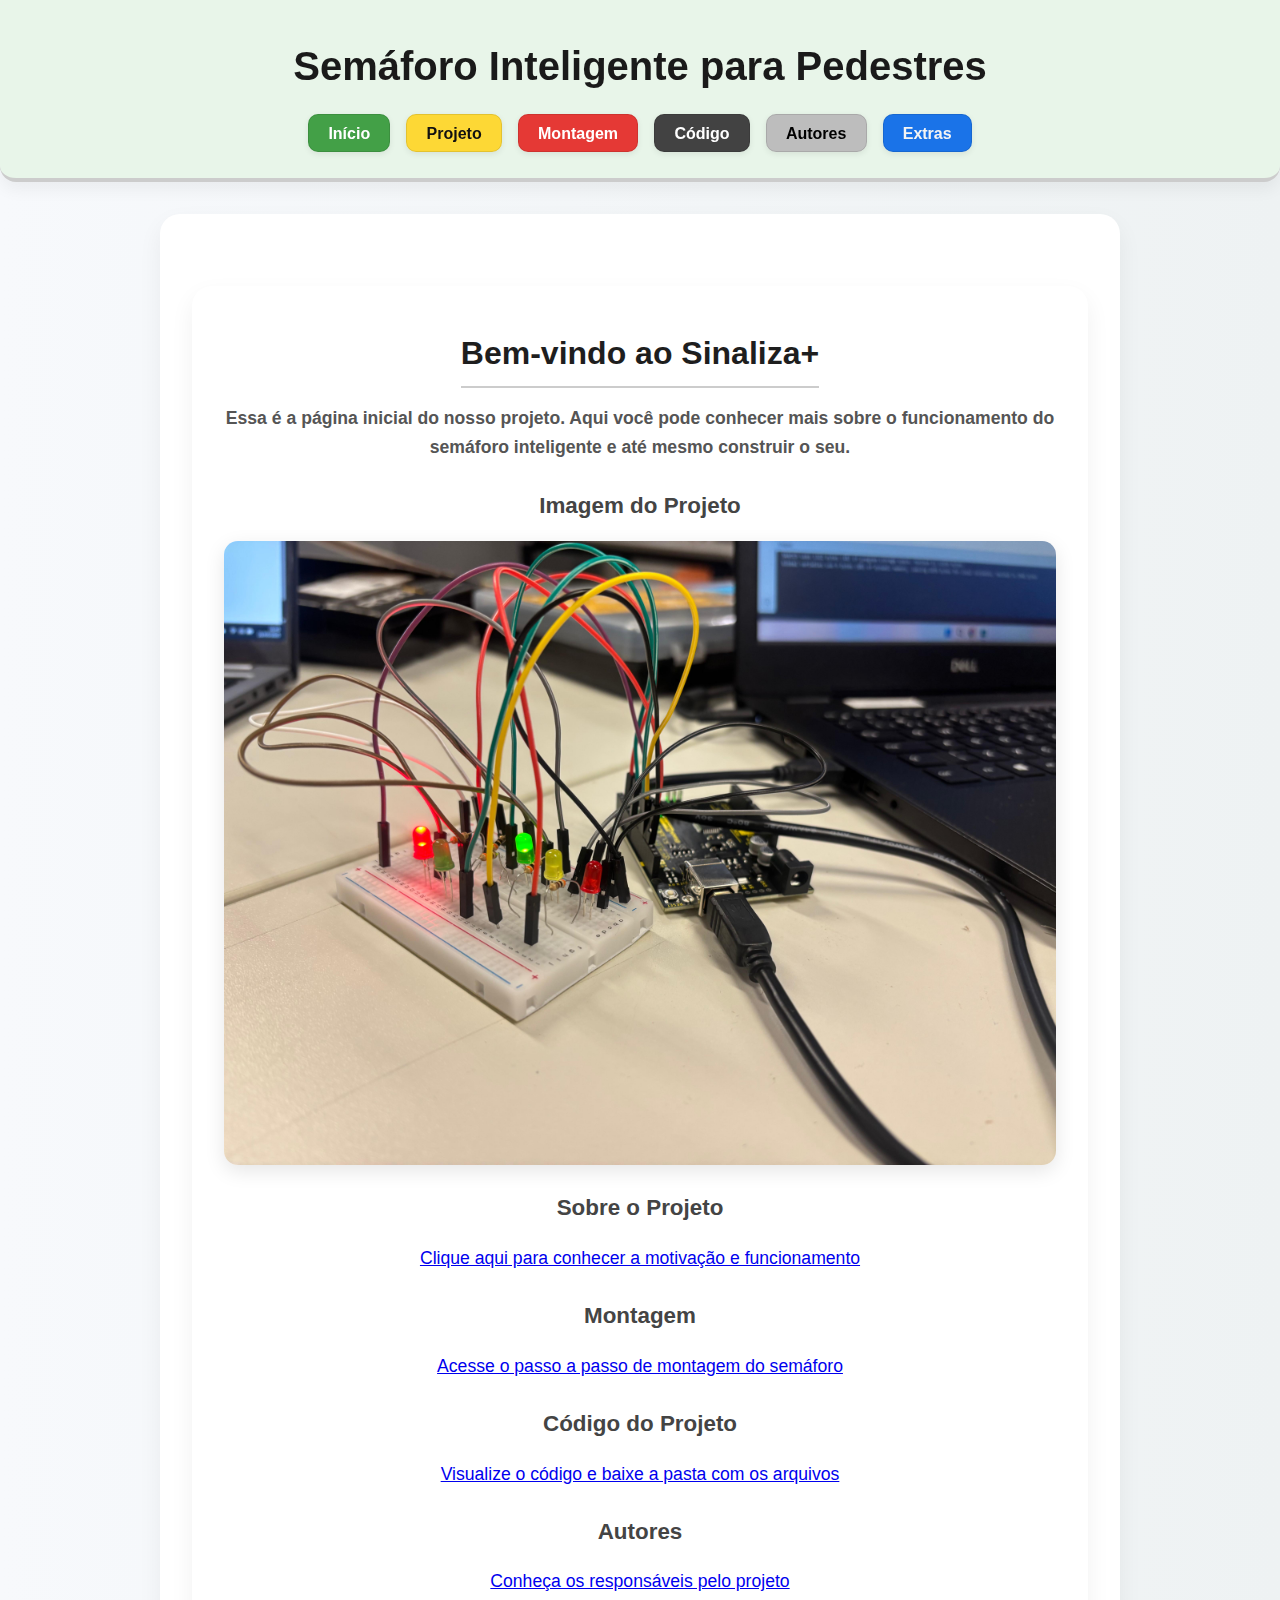
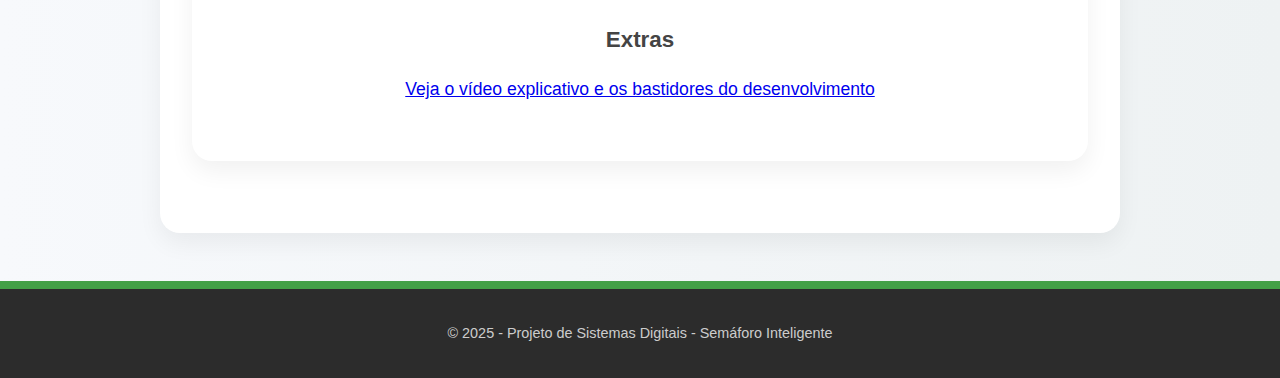
<file: index.html>
<!DOCTYPE html>
<html lang="pt-BR">
<head>
    <meta charset="UTF-8">
    <meta name="viewport" content="width=device-width, initial-scale=1.0">
    <title>Projeto - Sinaliza+</title>
    <link rel="stylesheet" href="estilos/style.css">
</head>
<body>
  <header>
    <h1>Semáforo Inteligente para Pedestres</h1>
    <nav>
        <ul>
            <li><a href="index.html">Início</a></li>
            <li><a href="projeto.html">Projeto</a></li>
            <li><a href="montagem.html">Montagem</a></li>
            <li><a href="codigo.html">Código</a></li>
            <li><a href="autores.html">Autores</a></li>
            <li><a href="extras.html">Extras</a></li>
        </ul>
    </nav>
  </header>

  <main>
    <section id="HomePage">
      <h2>Bem-vindo ao Sinaliza+</h2>
      <p><strong>Essa é a página inicial do nosso projeto. Aqui você pode conhecer mais sobre o funcionamento do semáforo inteligente e até mesmo construir o seu.</strong></p>

      <h3>Imagem do Projeto</h3>
      <img src="imagens/projeto-montado.jpg" alt="Semáforo inteligente montado com Arduino">

      <h3>Sobre o Projeto</h3>
      <p><a href="projeto.html">Clique aqui para conhecer a motivação e funcionamento</a></p>

      <h3>Montagem</h3>
      <p><a href="montagem.html">Acesse o passo a passo de montagem do semáforo</a></p>

      <h3>Código do Projeto</h3>
      <p><a href="codigo.html">Visualize o código e baixe a pasta com os arquivos</a></p>

      <h3>Autores</h3>
      <p><a href="autores.html">Conheça os responsáveis pelo projeto</a></p>

      <h3>Extras</h3>
      <p><a href="extras.html">Veja o vídeo explicativo e os bastidores do desenvolvimento</a></p>
    </section>
  </main>

  <footer>
    <p>© 2025 - Projeto de Sistemas Digitais - Semáforo Inteligente</p>
  </footer>
</body>
</html>
</file>
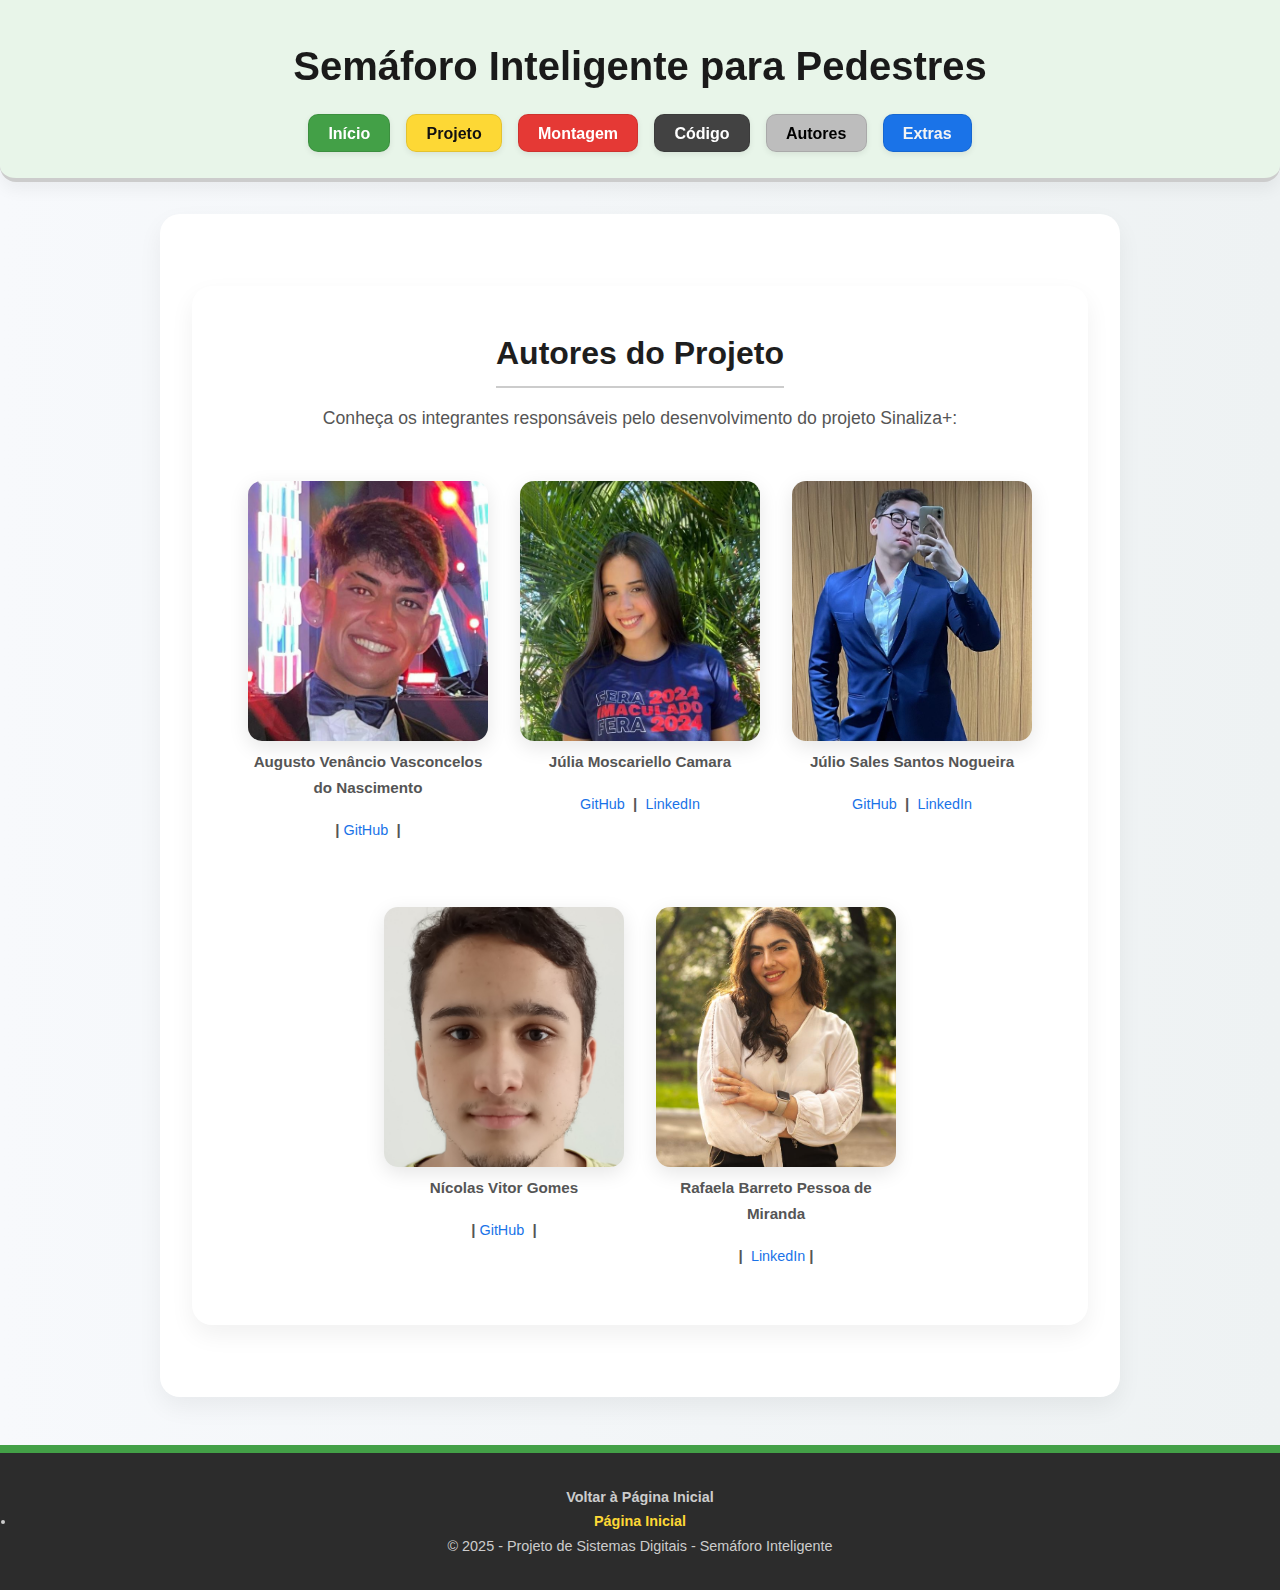
<file: autores.html>
<!DOCTYPE html>
<html lang="pt-br">
<head>
    <meta charset="UTF-8">
    <meta name="viewport" content="width=device-width, initial-scale=1.0">
    <title>Autores - Semáforo Inteligente</title>
    <link rel="stylesheet" href="estilos/style.css">
</head>
<body>
    <header>
        <h1>Semáforo Inteligente para Pedestres</h1>
        <nav>
            <ul>
                <li><a href="index.html">Início</a></li>
                <li><a href="projeto.html">Projeto</a></li>
                <li><a href="montagem.html">Montagem</a></li>
                <li><a href="codigo.html">Código</a></li>
                <li><a href="autores.html">Autores</a></li>
                <li><a href="extras.html">Extras</a></li>
            </ul>
        </nav>
    </header>

    <main>
        <section id="autores">
            <h2>Autores do Projeto</h2>
            <p>Conheça os integrantes responsáveis pelo desenvolvimento do projeto Sinaliza+:</p>

            <div class="galeria-autores">
                <div class="autor">
                    <img src="imagens/Imagem-Venancio.jpg" alt="Augusto Venâncio">
                    <p>Augusto Venâncio Vasconcelos do Nascimento</p>
                    <p>|<a href="https://github.com/gutovenancio" target="_blank">GitHub</a> |
                </div>
                <div class="autor">
                    <img src="imagens/Imagem-Julia.jpg" alt="Júlia Moscariello">
                    <p>Júlia Moscariello Camara</p>
                    <p><a href="https://github.com/juliacamara14" target="_blank">GitHub</a> | <a href="https://br.linkedin.com/in/j%C3%BAlia-moscariello-camara-67b51b35b" target="_blank">LinkedIn</a></p>
                </div>
                <div class="autor">
                    <img src="imagens/Imagem-Xulio.jpg" alt="Júlio Sales">
                    <p>Júlio Sales Santos Nogueira</p>
                    <p><a href="https://github.com/JulioSSNog" target="_blank">GitHub</a> | <a href="https://www.linkedin.com/in/julio-sales-22b79b369" target="_blank">LinkedIn</a></p>
                </div>
                <div class="autor">
                    <img src="imagens/imagem-Nicolas.jpg" alt="Nícolas Vitor">
                    <p>Nícolas Vitor Gomes</p>
                    <p>|<a href="https://github.com/Nick182-n" target="_blank">GitHub</a> |
                </div>
                <div class="autor">
                    <img src="imagens/Imagem-Rafa.jpg" alt="Rafaela Barreto">
                    <p>Rafaela Barreto Pessoa de Miranda</p>
                    <p>| <a href="https://www.linkedin.com/in/rafaela-barreto-de-miranda-9119a1283?utm_source=share&utm_campaign=share_via&utm_content=profile&utm_medium=ios_app" target="_blank">LinkedIn</a>|</p>
                </div>
            </div>
        </section>
    </main>

    <footer>
        <p><strong>Voltar à Página Inicial</strong></p>
        <ul><li><a href="index.html">Página Inicial</a></li></ul>
        <p>© 2025 - Projeto de Sistemas Digitais - Semáforo Inteligente</p>
    </footer>
</body>
</html>
</file>
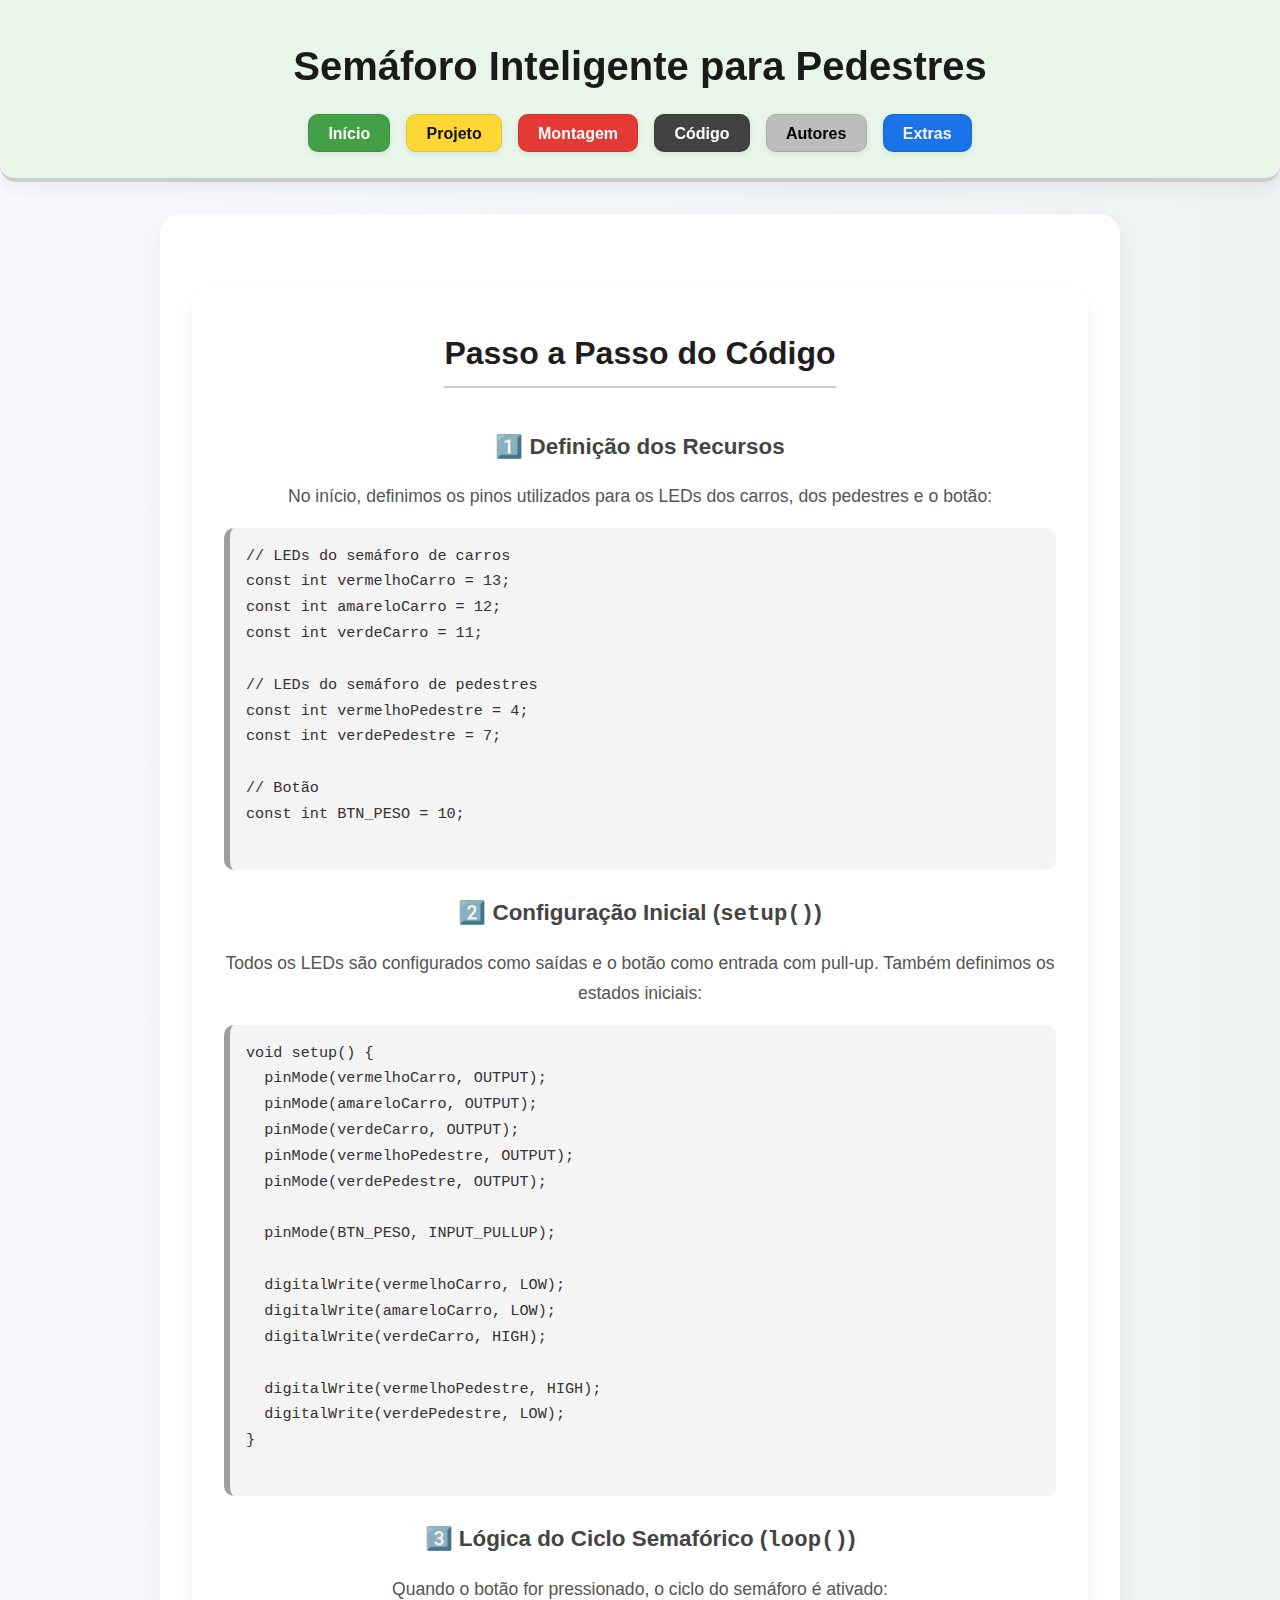
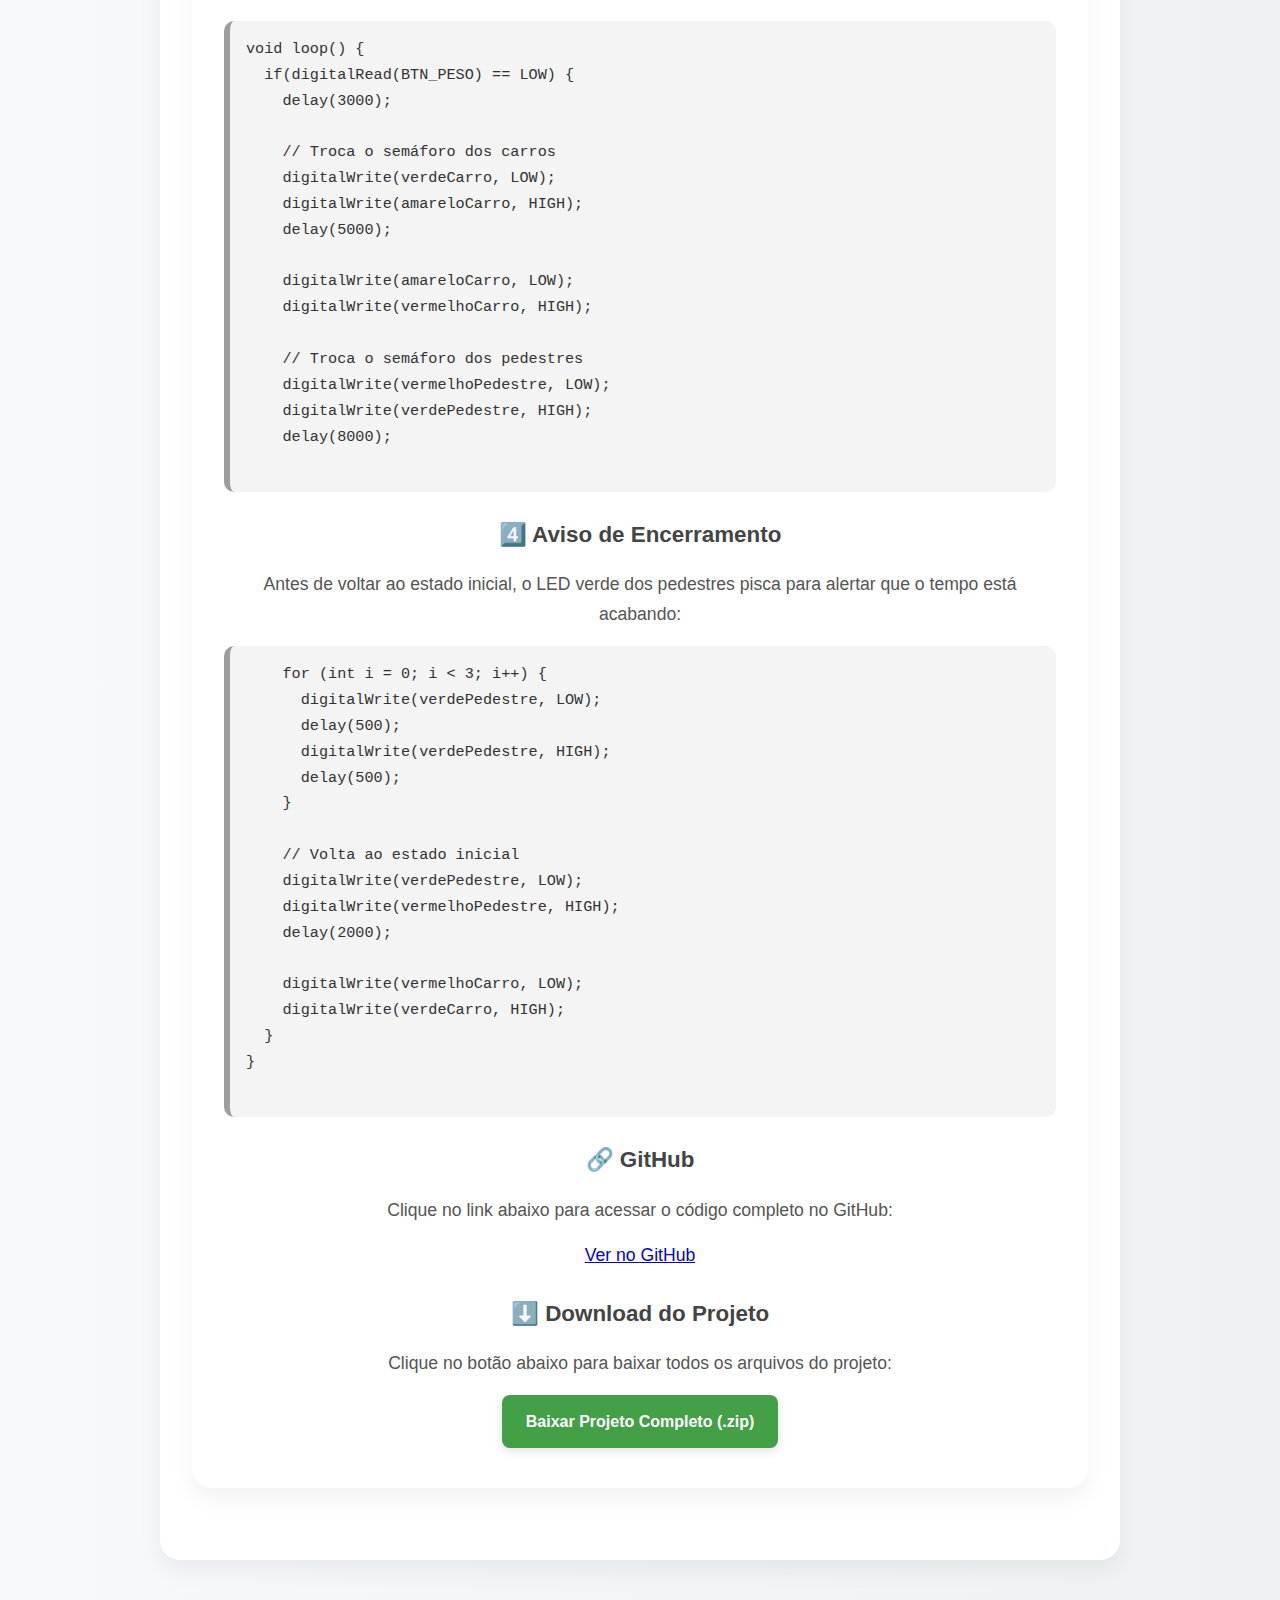
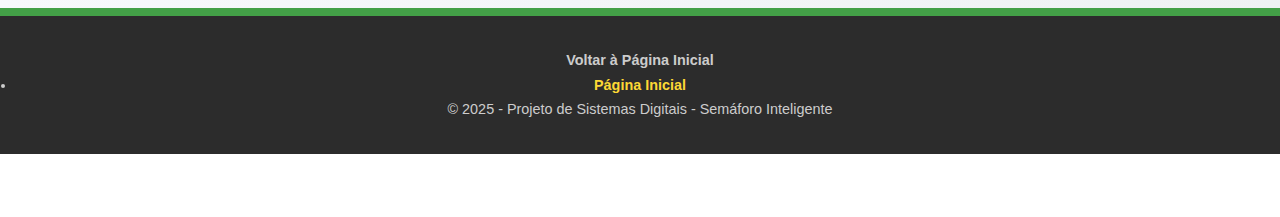
<file: codigo.html>
<!DOCTYPE html>
<html lang="pt-br">
<head>
    <meta charset="UTF-8">
    <meta name="viewport" content="width=device-width, initial-scale=1.0">
    <title>Código - Semáforo Inteligente</title>
    <link rel="stylesheet" href="estilos/style.css">
</head>
<body>
    <header>
        <h1>Semáforo Inteligente para Pedestres</h1>
        <nav>
            <ul>
                <li><a href="index.html">Início</a></li>
                <li><a href="projeto.html">Projeto</a></li>
                <li><a href="montagem.html">Montagem</a></li>
                <li><a href="codigo.html">Código</a></li>
                <li><a href="autores.html">Autores</a></li>
                <li><a href="extras.html">Extras</a></li>
            </ul>
        </nav>
    </header>

    <main>
        <section id="Codigo-do-Projeto">
            <h2>Passo a Passo do Código</h2>

            <h3>1️⃣ Definição dos Recursos</h3>
            <p>No início, definimos os pinos utilizados para os LEDs dos carros, dos pedestres e o botão:</p>
            <pre><code>// LEDs do semáforo de carros
const int vermelhoCarro = 13;
const int amareloCarro = 12;
const int verdeCarro = 11;

// LEDs do semáforo de pedestres
const int vermelhoPedestre = 4;
const int verdePedestre = 7;

// Botão
const int BTN_PESO = 10;
            </code></pre>

            <h3>2️⃣ Configuração Inicial (<code>setup()</code>)</h3>
            <p>Todos os LEDs são configurados como saídas e o botão como entrada com pull-up. Também definimos os estados iniciais:</p>
            <pre><code>void setup() {
  pinMode(vermelhoCarro, OUTPUT);
  pinMode(amareloCarro, OUTPUT);
  pinMode(verdeCarro, OUTPUT);
  pinMode(vermelhoPedestre, OUTPUT);
  pinMode(verdePedestre, OUTPUT);

  pinMode(BTN_PESO, INPUT_PULLUP);

  digitalWrite(vermelhoCarro, LOW);
  digitalWrite(amareloCarro, LOW);
  digitalWrite(verdeCarro, HIGH);

  digitalWrite(vermelhoPedestre, HIGH);
  digitalWrite(verdePedestre, LOW);
}
            </code></pre>

            <h3>3️⃣ Lógica do Ciclo Semafórico (<code>loop()</code>)</h3>
            <p>Quando o botão for pressionado, o ciclo do semáforo é ativado:</p>
            <pre><code>void loop() {
  if(digitalRead(BTN_PESO) == LOW) {
    delay(3000);

    // Troca o semáforo dos carros
    digitalWrite(verdeCarro, LOW);
    digitalWrite(amareloCarro, HIGH);
    delay(5000);

    digitalWrite(amareloCarro, LOW);
    digitalWrite(vermelhoCarro, HIGH);

    // Troca o semáforo dos pedestres
    digitalWrite(vermelhoPedestre, LOW);
    digitalWrite(verdePedestre, HIGH);
    delay(8000);
            </code></pre>

            <h3>4️⃣ Aviso de Encerramento</h3>
            <p>Antes de voltar ao estado inicial, o LED verde dos pedestres pisca para alertar que o tempo está acabando:</p>
            <pre><code>    for (int i = 0; i < 3; i++) {
      digitalWrite(verdePedestre, LOW);
      delay(500);
      digitalWrite(verdePedestre, HIGH);
      delay(500);
    }

    // Volta ao estado inicial
    digitalWrite(verdePedestre, LOW);
    digitalWrite(vermelhoPedestre, HIGH);
    delay(2000);

    digitalWrite(vermelhoCarro, LOW);
    digitalWrite(verdeCarro, HIGH);
  }
}
            </code></pre>

            <h3>🔗 GitHub</h3>
            <p>Clique no link abaixo para acessar o código completo no GitHub:</p>
            <p><a href="https://github.com/gutovenancio" target="_blank">Ver no GitHub</a></p>

            <h3>⬇️ Download do Projeto</h3>
            <p>Clique no botão abaixo para baixar todos os arquivos do projeto:</p>
            <a href="projeto-completo.zip" download style="display: inline-block; padding: 0.8rem 1.5rem; 
                background-color: #43a047; color: white; font-weight: bold; border-radius: 8px; text-decoration: none; box-shadow: 0 4px 10px rgba(0,0,0,0.1); transition: 0.3s ease;">
                Baixar Projeto Completo (.zip)

            </a>
        </section>
    </main>

    <footer>
        <p><strong>Voltar à Página Inicial</strong></p>
        <ul><li><a href="index.html">Página Inicial</a></li></ul>
        <p>© 2025 - Projeto de Sistemas Digitais - Semáforo Inteligente</p>
    </footer>
</body>
</html>
</file>
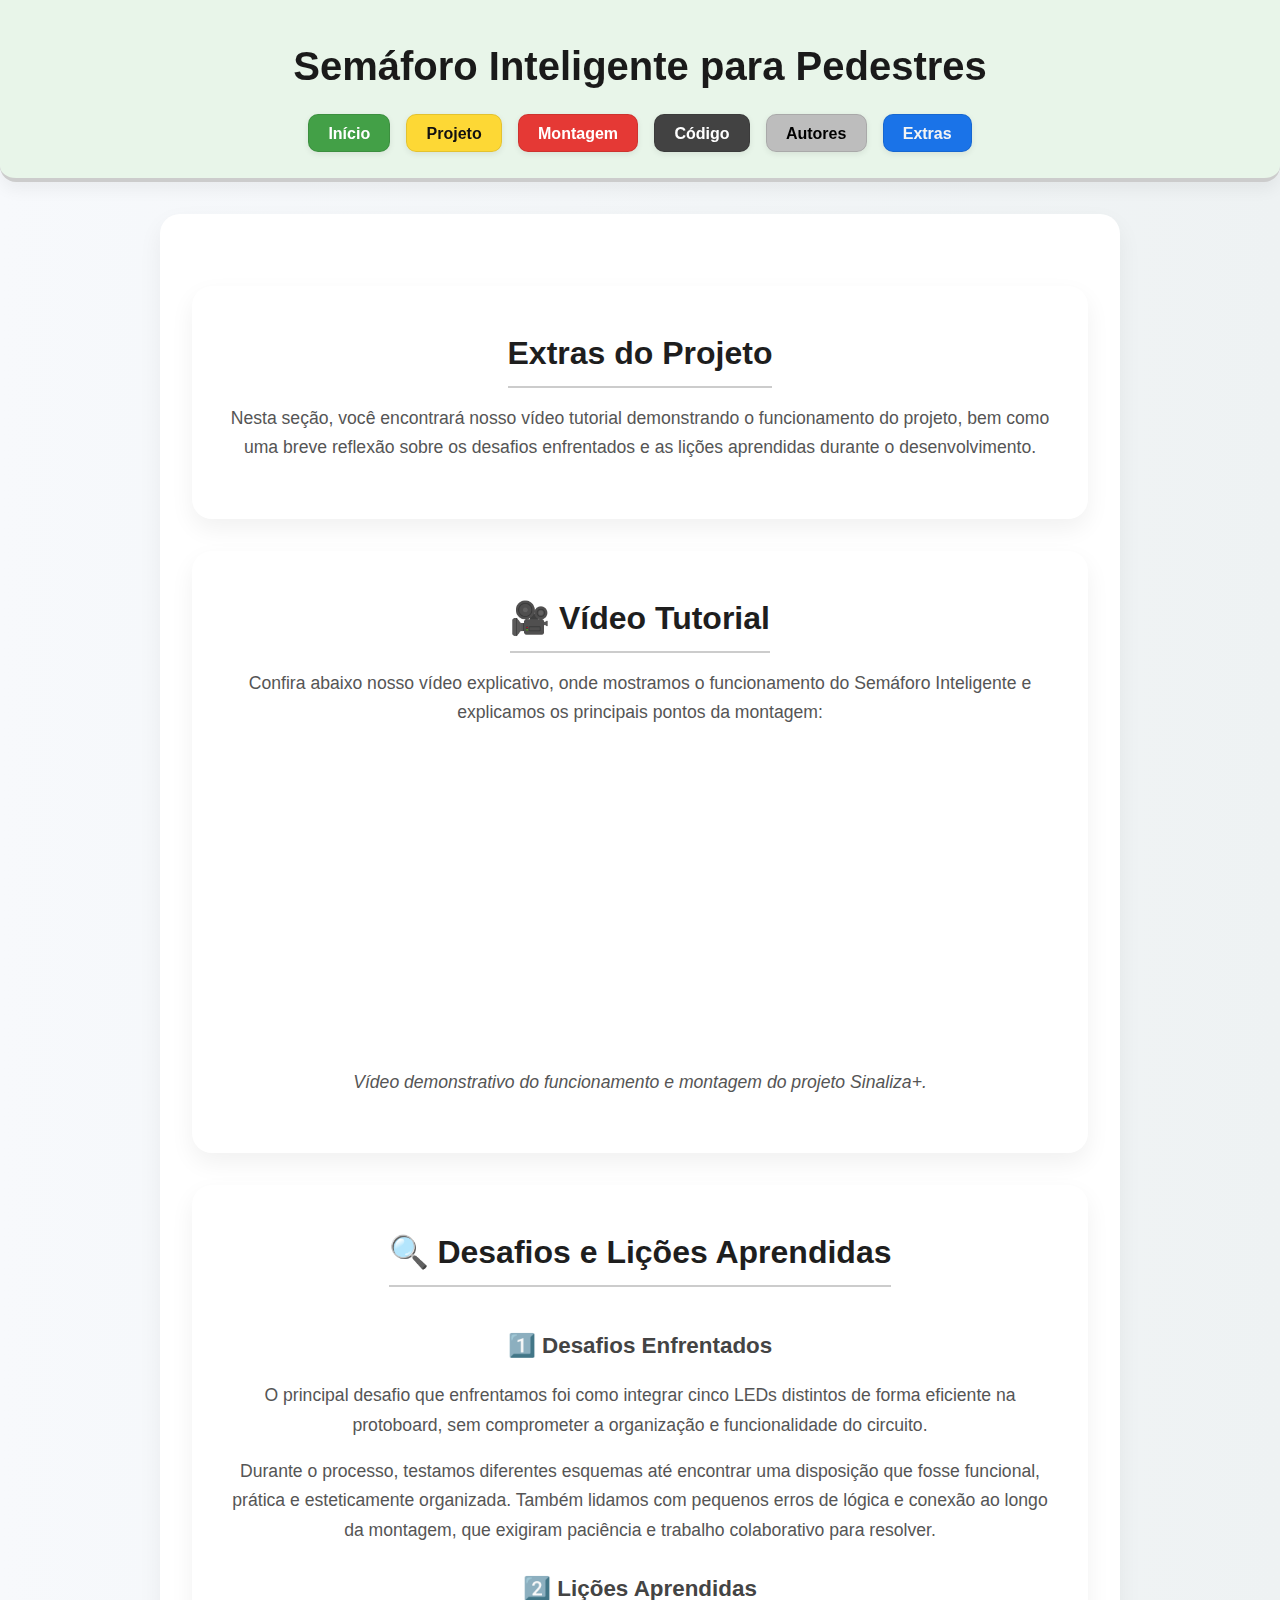
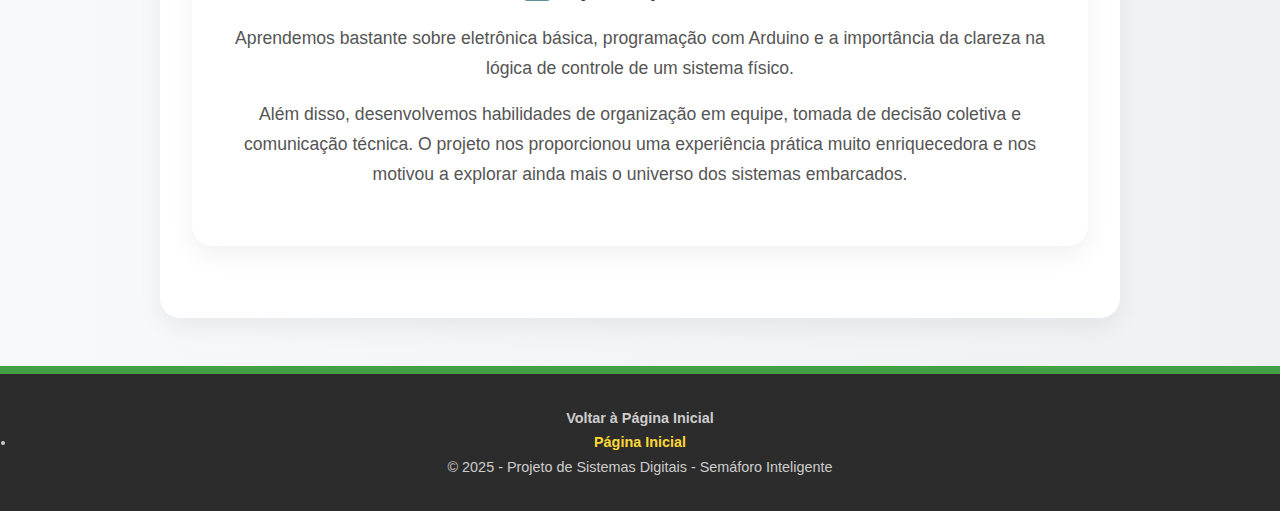
<file: extras.html>
<!DOCTYPE html>
<html lang="pt-br">
<head>
    <meta charset="UTF-8">
    <meta name="viewport" content="width=device-width, initial-scale=1.0">
    <title>Extras - Sinaliza+</title>
    <link rel="stylesheet" href="estilos/style.css">
</head>
<body>
    <header>
        <h1>Semáforo Inteligente para Pedestres</h1>
        <nav>
            <ul>
                <li><a href="index.html">Início</a></li>
                <li><a href="projeto.html">Projeto</a></li>
                <li><a href="montagem.html">Montagem</a></li>
                <li><a href="codigo.html">Código</a></li>
                <li><a href="autores.html">Autores</a></li>
                <li><a href="extras.html">Extras</a></li>
            </ul>
        </nav>
    </header>

    <main>
        <section id="extras-introducao">
            <h2>Extras do Projeto</h2>
            <p>Nesta seção, você encontrará nosso vídeo tutorial demonstrando o funcionamento do projeto, bem como uma breve reflexão sobre os desafios enfrentados e as lições aprendidas durante o desenvolvimento.</p>
        </section>

        <section id="video-tutorial">
            <h2>🎥 Vídeo Tutorial</h2>
            <p>Confira abaixo nosso vídeo explicativo, onde mostramos o funcionamento do Semáforo Inteligente e explicamos os principais pontos da montagem:</p>
            <iframe width="560" height="315" src="https://www.youtube.com/embed/t-Ib5nBuH3Y?si=3DYGCNFwmfsbyO3Z" title="YouTube video player" frameborder="0" allow="accelerometer; autoplay; clipboard-write; encrypted-media; gyroscope; picture-in-picture; web-share" referrerpolicy="strict-origin-when-cross-origin" allowfullscreen></iframe>
            <p><em>Vídeo demonstrativo do funcionamento e montagem do projeto Sinaliza+.</em></p>
        </section>

        <section id="problemas-e-licoes">
            <h2>🔍 Desafios e Lições Aprendidas</h2>

            <article id="desafios">
                <h3>1️⃣ Desafios Enfrentados</h3>
                <p>O principal desafio que enfrentamos foi como integrar cinco LEDs distintos de forma eficiente na protoboard, sem comprometer a organização e funcionalidade do circuito.</p>
                <p>Durante o processo, testamos diferentes esquemas até encontrar uma disposição que fosse funcional, prática e esteticamente organizada. Também lidamos com pequenos erros de lógica e conexão ao longo da montagem, que exigiram paciência e trabalho colaborativo para resolver.</p>
            </article>

            <article id="licoes">
                <h3>2️⃣ Lições Aprendidas</h3>
                <p>Aprendemos bastante sobre eletrônica básica, programação com Arduino e a importância da clareza na lógica de controle de um sistema físico.</p>
                <p>Além disso, desenvolvemos habilidades de organização em equipe, tomada de decisão coletiva e comunicação técnica. O projeto nos proporcionou uma experiência prática muito enriquecedora e nos motivou a explorar ainda mais o universo dos sistemas embarcados.</p>
            </article>
        </section>
    </main>

    <footer>
        <p><strong>Voltar à Página Inicial</strong></p>
        <ul><li><a href="index.html">Página Inicial</a></li></ul>
        <p>© 2025 - Projeto de Sistemas Digitais - Semáforo Inteligente</p>
    </footer>
</body>
</html>
</file>
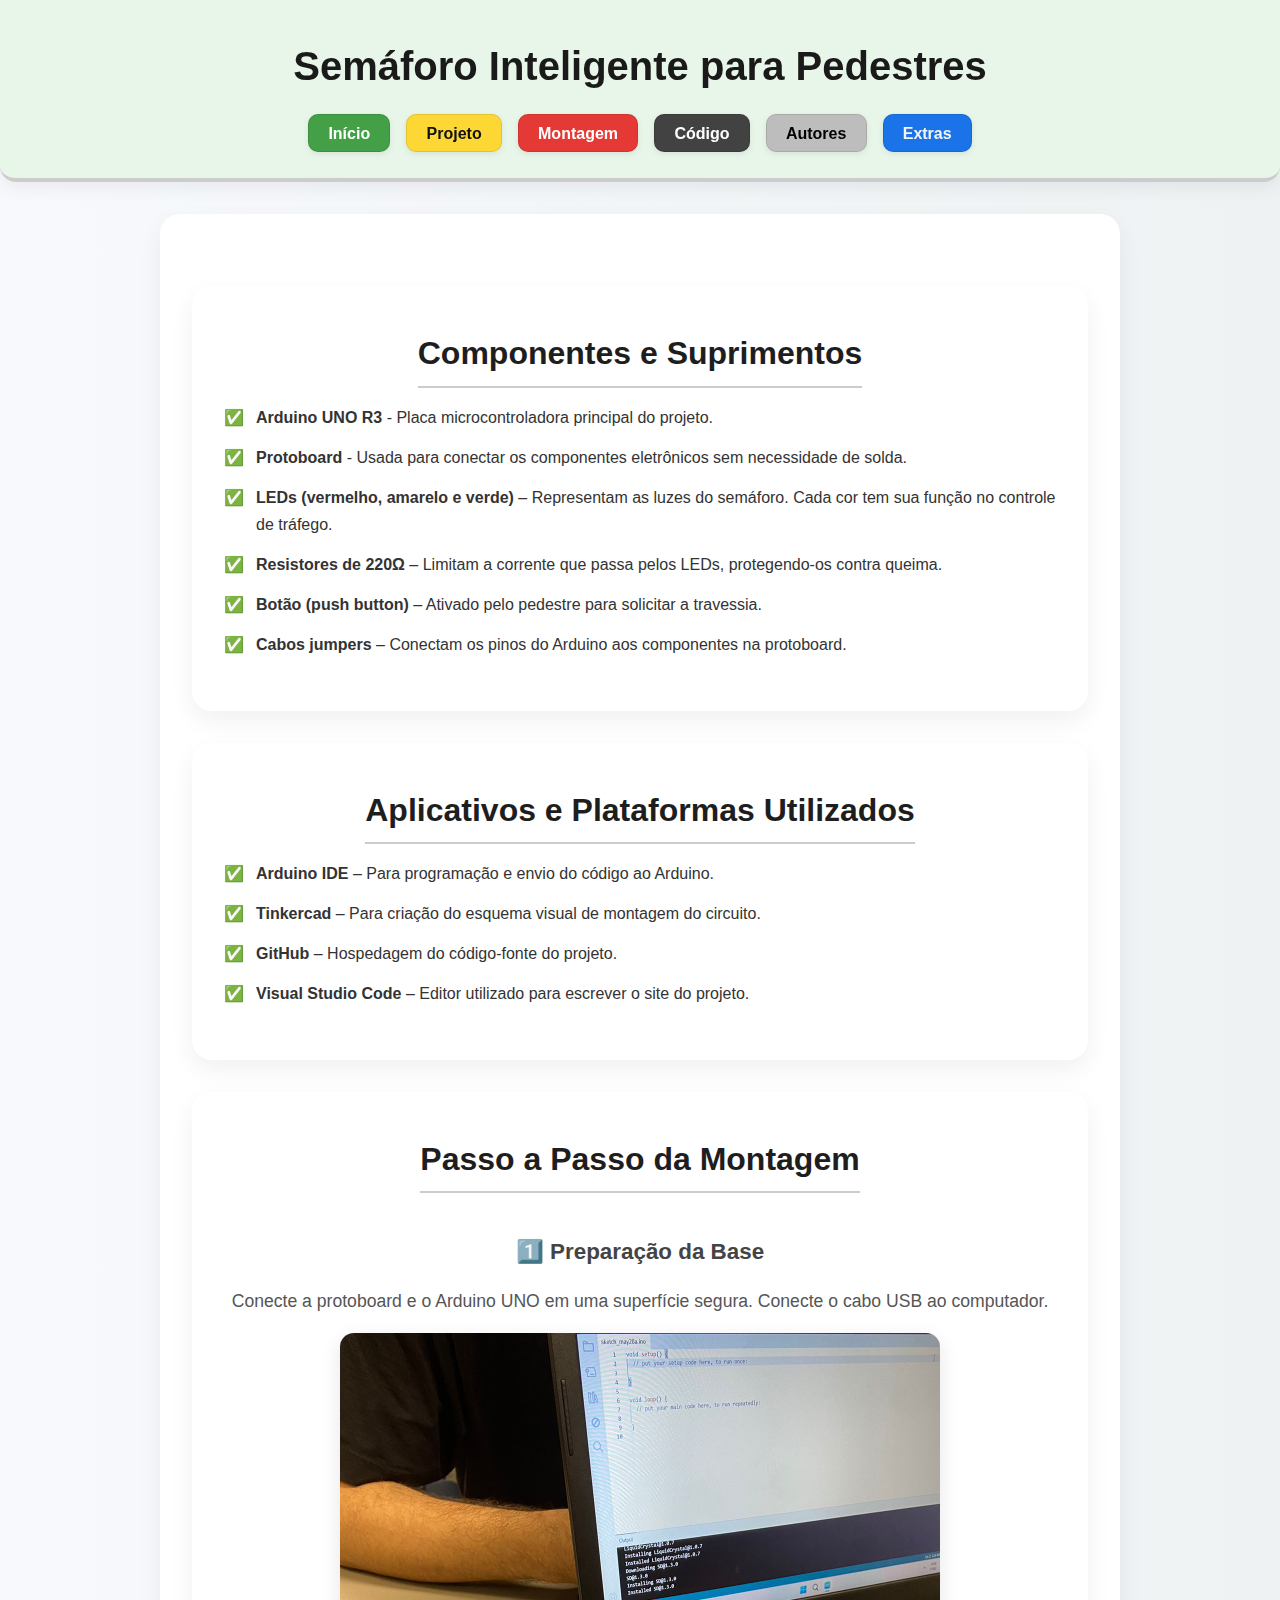
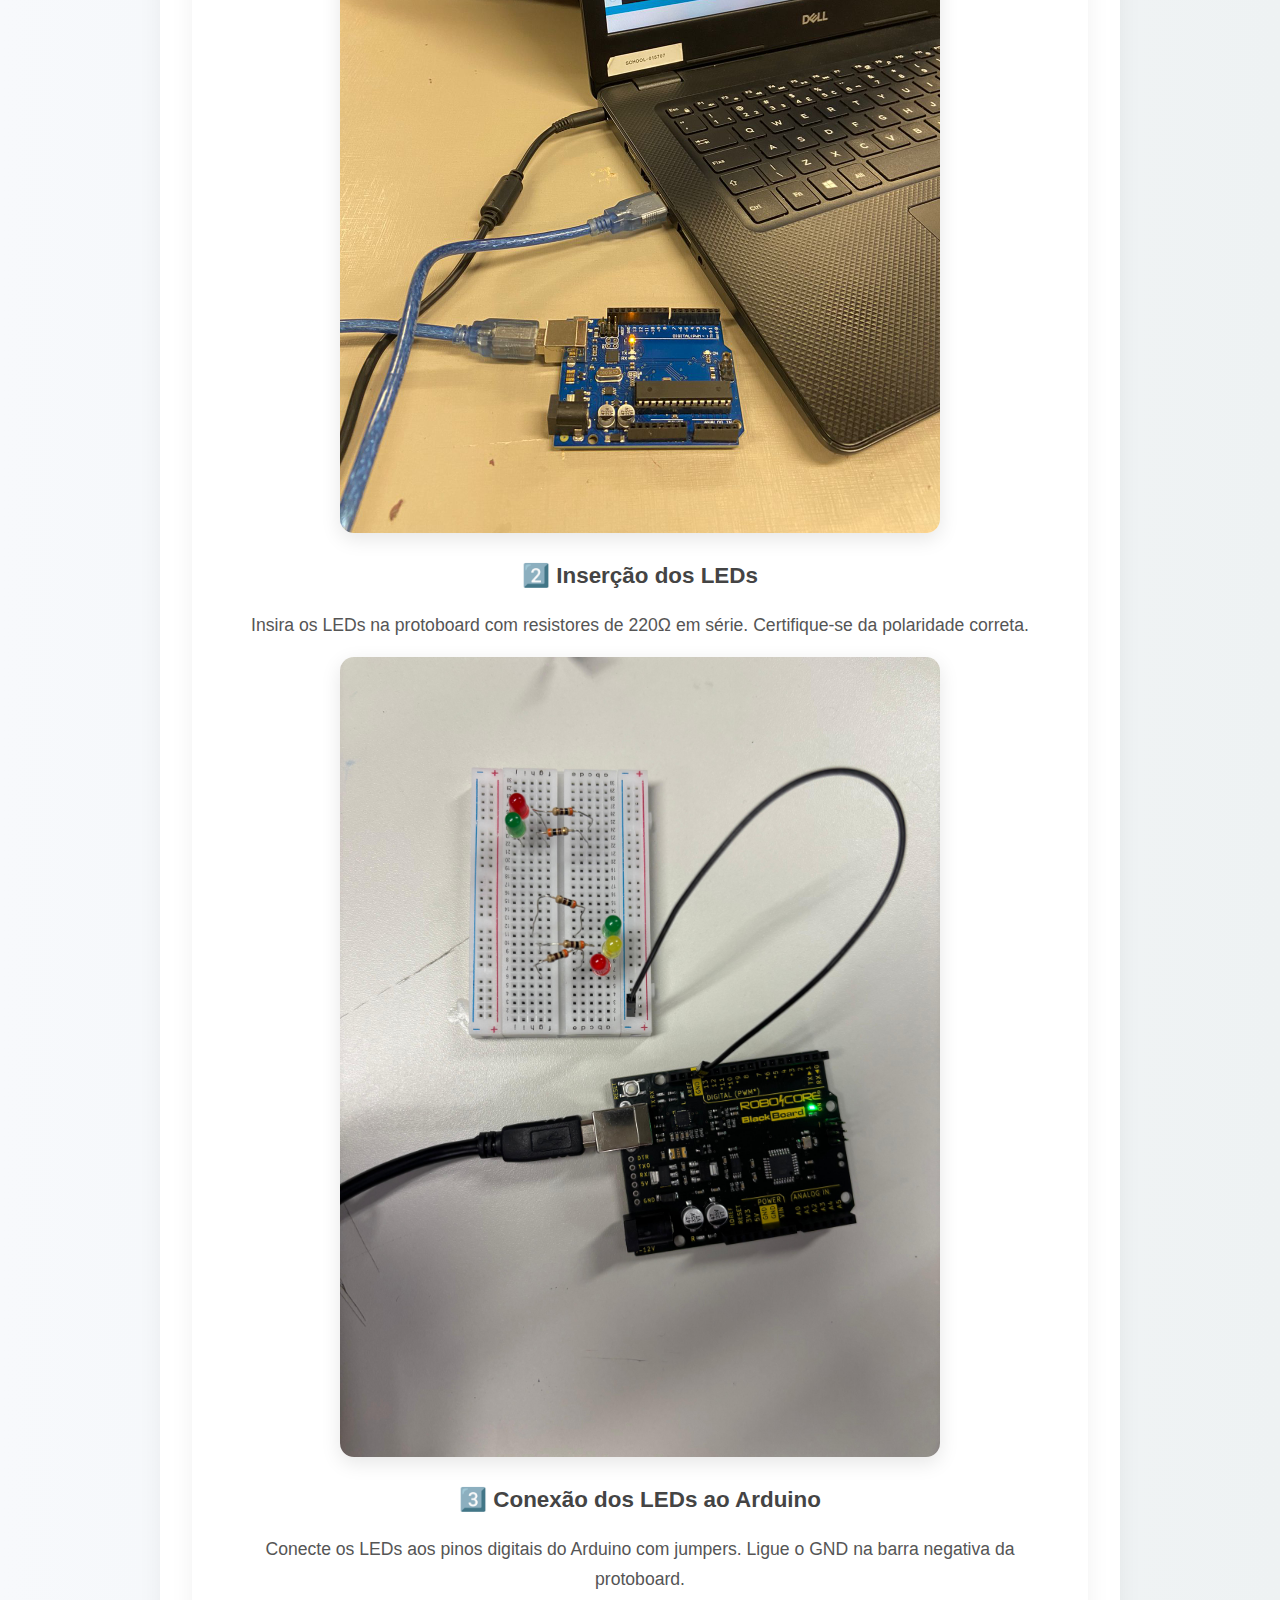
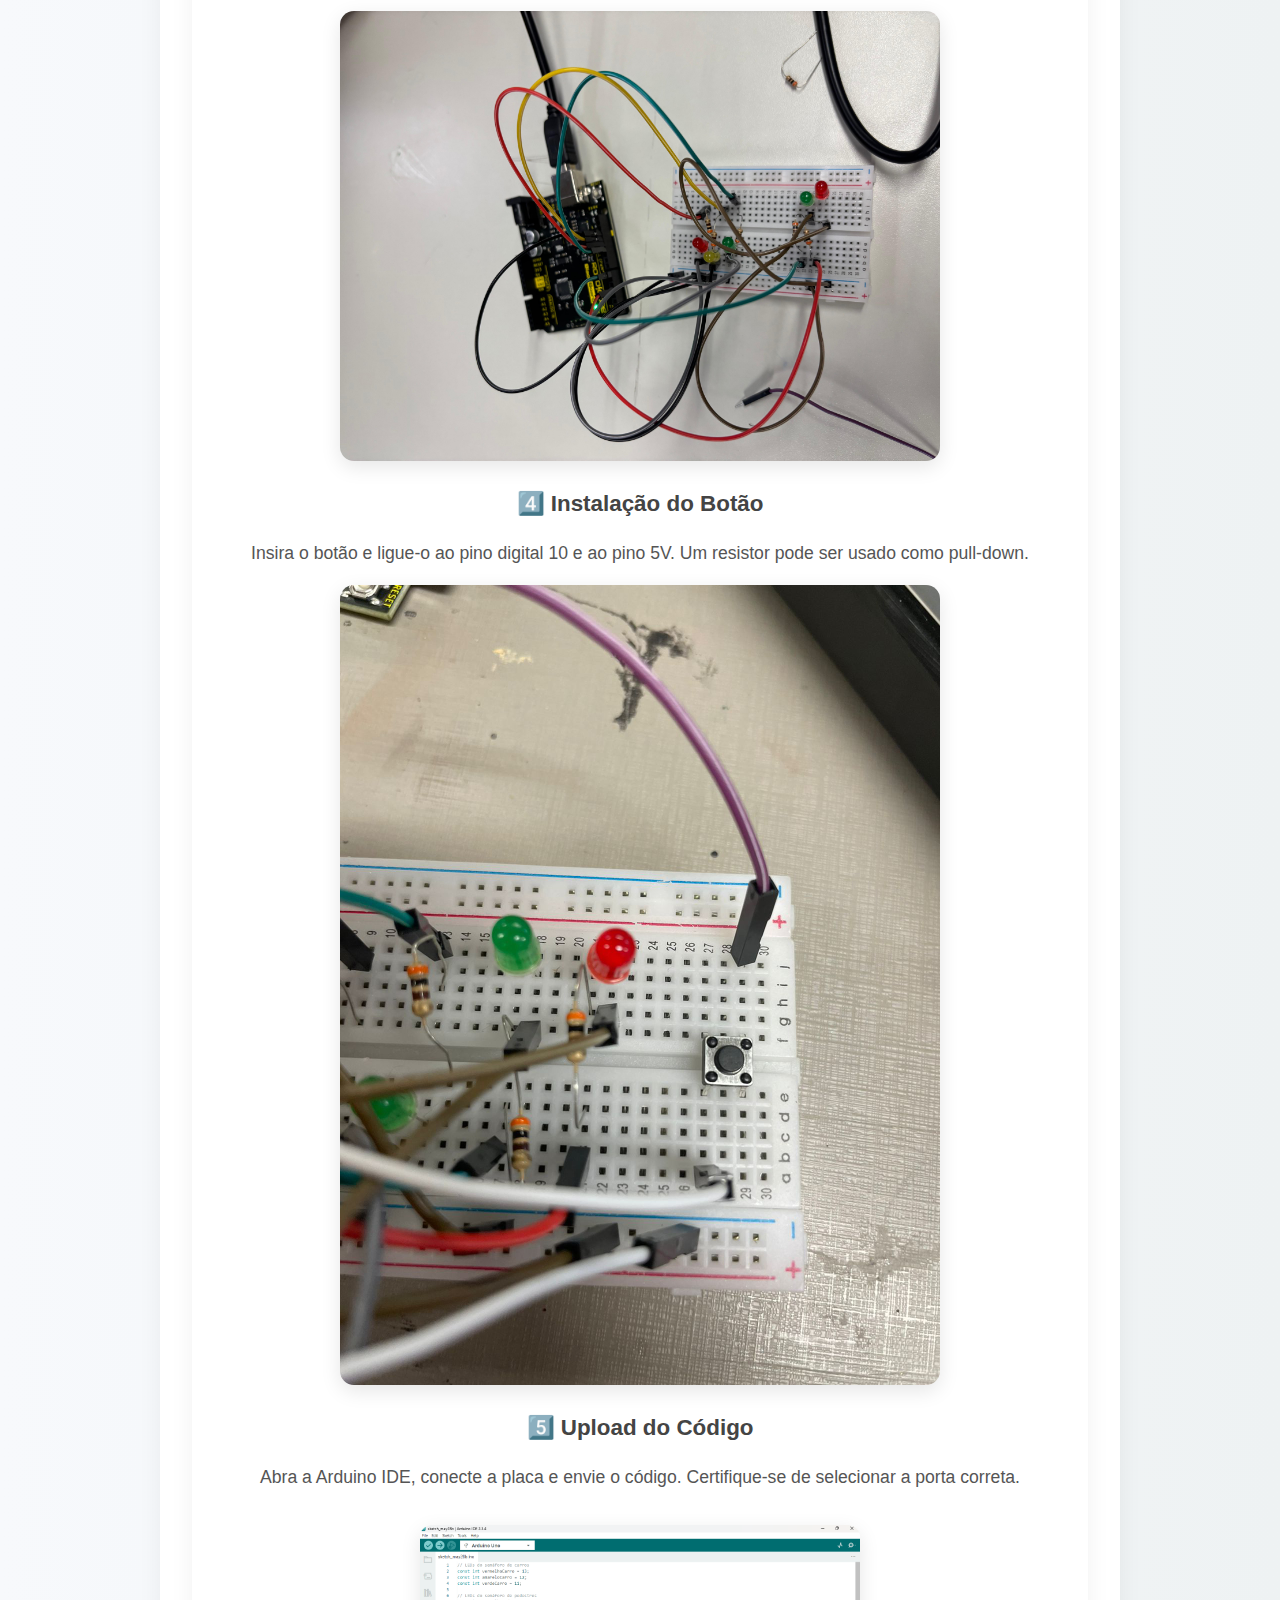
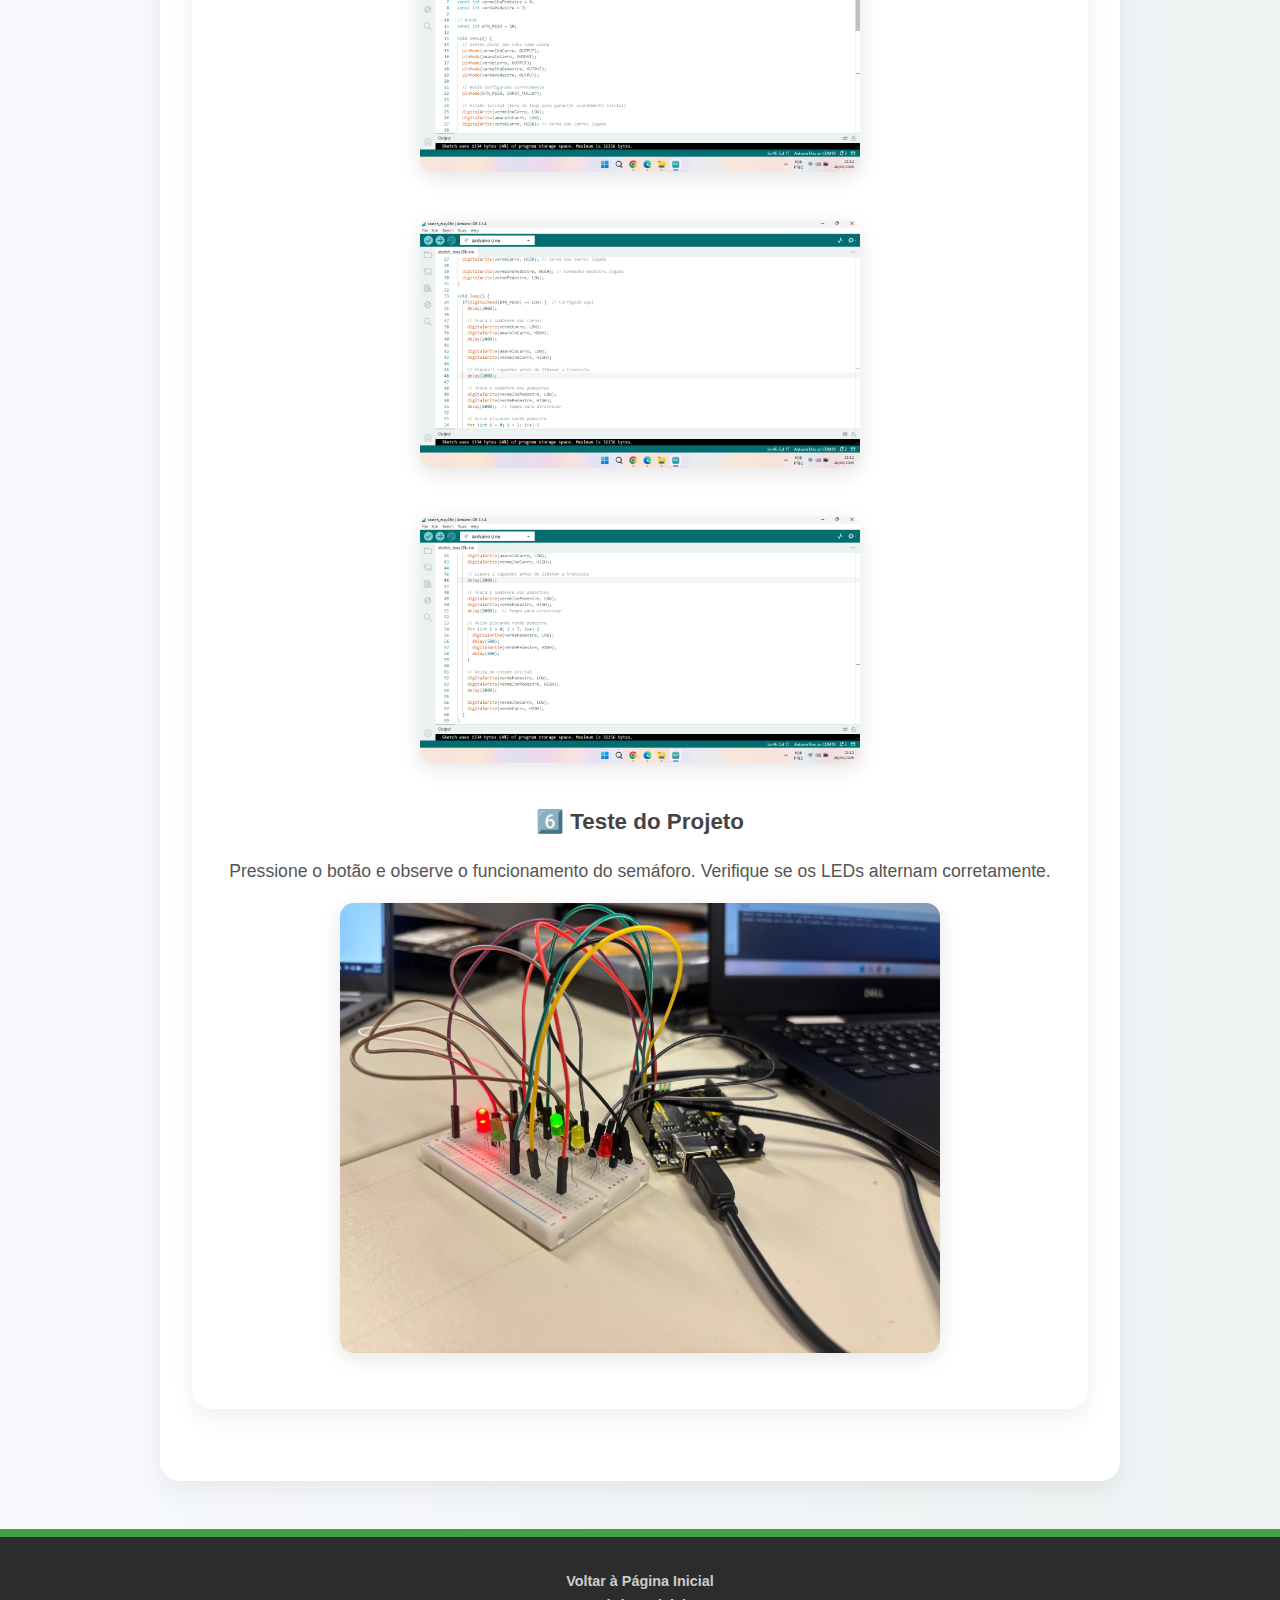
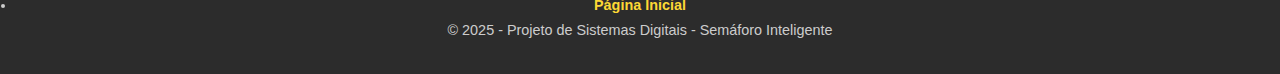
<file: montagem.html>
<!DOCTYPE html>
<html lang="pt-br">
<head>
    <meta charset="UTF-8">
    <meta name="viewport" content="width=device-width, initial-scale=1.0">
    <title>Montagem - Semáforo Inteligente</title>
    <link rel="stylesheet" href="estilos/style.css">
</head>
<body>
    <header>
        <h1>Semáforo Inteligente para Pedestres</h1>
        <nav>
            <ul>
                <li><a href="index.html">Início</a></li>
                <li><a href="projeto.html">Projeto</a></li>
                <li><a href="montagem.html">Montagem</a></li>
                <li><a href="codigo.html">Código</a></li>
                <li><a href="autores.html">Autores</a></li>
                <li><a href="extras.html">Extras</a></li>
            </ul>
        </nav>
    </header>

    <main>
        <section id="componentes">
            <h2>Componentes e Suprimentos</h2>
            <ul>
                <li><strong>Arduino UNO R3</strong> - Placa microcontroladora principal do projeto.</li>
                <li><strong>Protoboard</strong> - Usada para conectar os componentes eletrônicos sem necessidade de solda.</li>
                <li><strong>LEDs (vermelho, amarelo e verde)</strong> – Representam as luzes do semáforo. Cada cor tem sua função no controle de tráfego.</li>
                <li><strong>Resistores de 220Ω</strong> – Limitam a corrente que passa pelos LEDs, protegendo-os contra queima.</li>
                <li><strong>Botão (push button)</strong> – Ativado pelo pedestre para solicitar a travessia.</li>
                <li><strong>Cabos jumpers</strong> – Conectam os pinos do Arduino aos componentes na protoboard.</li>
            </ul>
        </section>

        <section id="plataformas">
            <h2>Aplicativos e Plataformas Utilizados</h2>
            <ul>
                <li><strong>Arduino IDE</strong> – Para programação e envio do código ao Arduino.</li>
                <li><strong>Tinkercad</strong> – Para criação do esquema visual de montagem do circuito.</li>
                <li><strong>GitHub</strong> – Hospedagem do código-fonte do projeto.</li>
                <li><strong>Visual Studio Code</strong> – Editor utilizado para escrever o site do projeto.</li>
            </ul>
        </section>

        <section id="passo-a-passo">
            <h2>Passo a Passo da Montagem</h2>

            <h3>1️⃣ Preparação da Base</h3>
            <p>Conecte a protoboard e o Arduino UNO em uma superfície segura. Conecte o cabo USB ao computador.</p>
            <img src="imagens/imagem-etapa1.jpg" alt="Base do projeto conectada com Arduino e protoboard" class="imagem-montagem">

            <h3>2️⃣ Inserção dos LEDs</h3>
            <p>Insira os LEDs na protoboard com resistores de 220Ω em série. Certifique-se da polaridade correta.</p>
            <img src="imagens/imagem-etapa2.jpg" alt="LEDs inseridos corretamente na protoboard com resistores" class="imagem-montagem">

            <h3>3️⃣ Conexão dos LEDs ao Arduino</h3>
            <p>Conecte os LEDs aos pinos digitais do Arduino com jumpers. Ligue o GND na barra negativa da protoboard.</p>
            <img src="imagens/imagem-etapa 3.jpg" alt="Jumpers conectando os LEDs ao Arduino UNO" class="imagem-montagem">

            <h3>4️⃣ Instalação do Botão</h3>
            <p>Insira o botão e ligue-o ao pino digital 10 e ao pino 5V. Um resistor pode ser usado como pull-down.</p>
            <img src="imagens/imagem-etapa4.jpg" alt="Botão conectado corretamente ao Arduino e protoboard" class="imagem-montagem">

            <h3>5️⃣ Upload do Código</h3>
            <p>Abra a Arduino IDE, conecte a placa e envie o código. Certifique-se de selecionar a porta correta.</p>

            <div style="display: flex; justify-content: center; gap: 1rem; flex-wrap: wrap;">
                <img src="imagens/Imagem-etapa5(1).png" alt="Código carregado no Arduino IDE - parte 1" style="width: 440px; border-radius: 12px;">
                <img src="imagens/Imagem-etapa5(2).png" alt="Código carregado no Arduino IDE - parte 2" style="width: 440px; border-radius: 12px;">
                <img src="imagens/Imagem-etapa5(3).png" alt="Código carregado no Arduino IDE - parte 3" style="width: 440px; border-radius: 12px;">
            </div>



            <h3>6️⃣ Teste do Projeto</h3>
            <p>Pressione o botão e observe o funcionamento do semáforo. Verifique se os LEDs alternam corretamente.</p>
            <img src="imagens/projeto-montado.jpg" alt="Semáforo funcionando com LEDs acesos conforme esperado" class="imagem-montagem">
        </section>
    </main>

    <footer>
        <p><strong>Voltar à Página Inicial</strong></p>
        <ul><li><a href="index.html">Página Inicial</a></li></ul>
        <p>© 2025 - Projeto de Sistemas Digitais - Semáforo Inteligente</p>
    </footer>
</body>
</html>
</file>
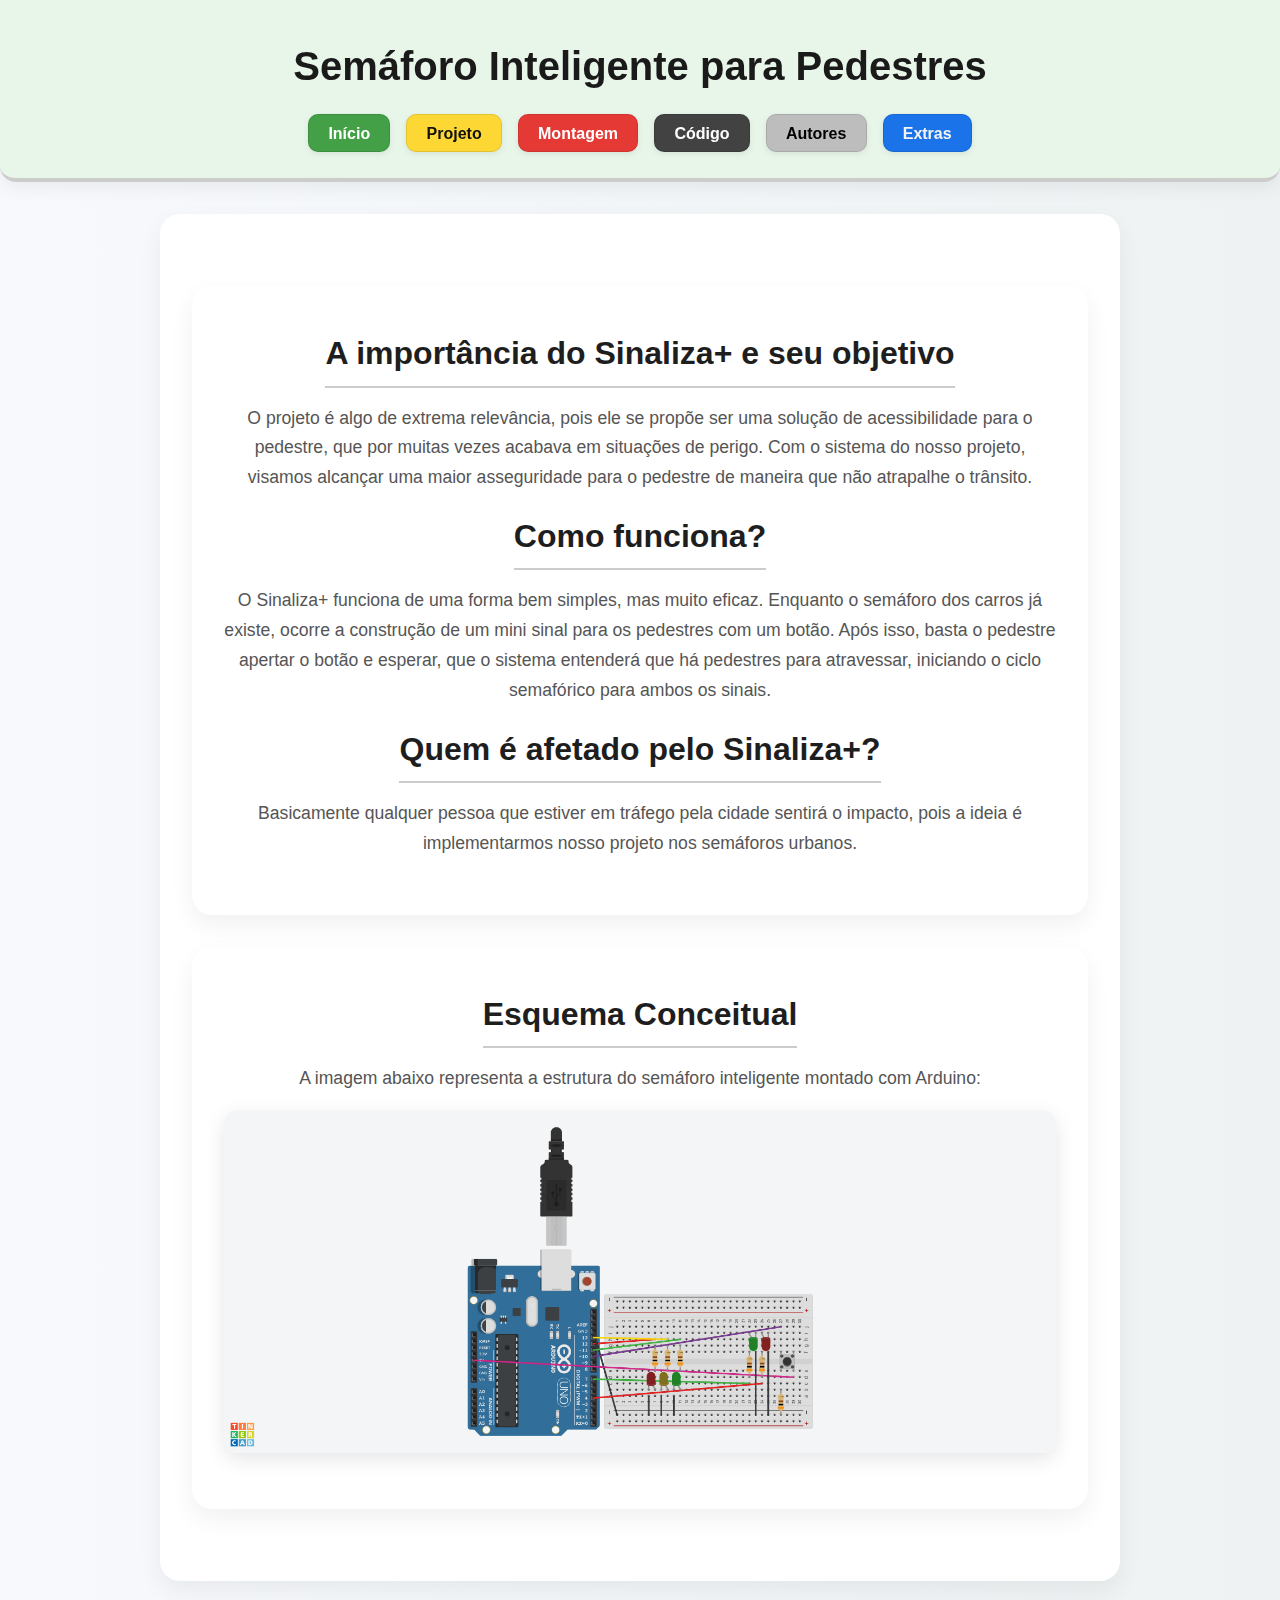
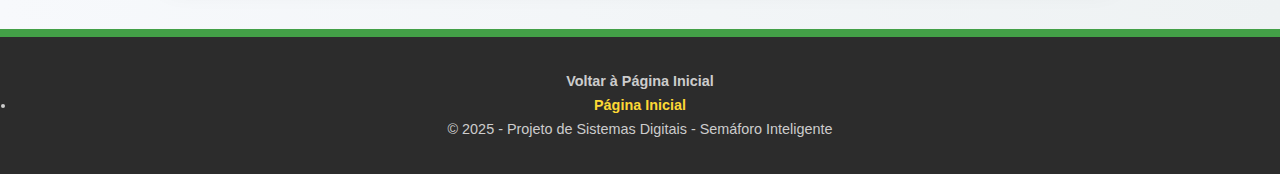
<file: projeto.html>
<!DOCTYPE html>
<html lang="pt-BR">
<head>
    <meta charset="UTF-8">
    <meta name="viewport" content="width=device-width, initial-scale=1.0">
    <title>Sobre-Sinaliza+</title>
    <link rel="stylesheet" href="estilos/style.css">
</head>
<body>
  <header>
    <h1>Semáforo Inteligente para Pedestres</h1>
    <nav>
        <ul>
            <li><a href="index.html">Início</a></li>
            <li><a href="projeto.html">Projeto</a></li>
            <li><a href="montagem.html">Montagem</a></li>
            <li><a href="codigo.html">Código</a></li>
            <li><a href="autores.html">Autores</a></li>
            <li><a href="extras.html">Extras</a></li>
        </ul>
    </nav>
</header>

  <main>
    <section id="Sobre">
      <h2>A importância do Sinaliza+ e seu objetivo</h2>
      <p>O projeto é algo de extrema relevância, pois ele se propõe ser uma solução de acessibilidade para o pedestre, que por muitas vezes acabava em situações de perigo. Com o sistema do nosso projeto, visamos alcançar uma maior asseguridade para o pedestre de maneira que não atrapalhe o trânsito.</p>

      <h2>Como funciona?</h2>
      <p>O Sinaliza+ funciona de uma forma bem simples, mas muito eficaz. Enquanto o semáforo dos carros já existe, ocorre a construção de um mini sinal para os pedestres com um botão. Após isso, basta o pedestre apertar o botão e esperar, que o sistema entenderá que há pedestres para atravessar, iniciando o ciclo semafórico para ambos os sinais.</p>

      <h2>Quem é afetado pelo Sinaliza+?</h2>
      <p>Basicamente qualquer pessoa que estiver em tráfego pela cidade sentirá o impacto, pois a ideia é implementarmos nosso projeto nos semáforos urbanos.</p>
    </section>

    <section id="Esquema">
      <h2>Esquema Conceitual</h2>
      <p>A imagem abaixo representa a estrutura do semáforo inteligente montado com Arduino:</p>
      <img src="imagens/Esquema-Tinkercad.png" alt="Foto do projeto de semáforo inteligente montado na protoboard com Arduino na plataforma tinkercad">
    </section>
  </main>

  <footer>
    <p><strong>Voltar à Página Inicial</strong></p>
    <ul><li><a href="index.html">Página Inicial</a></li></ul>
    <p>© 2025 - Projeto de Sistemas Digitais - Semáforo Inteligente</p>
  </footer>
</body>
</html>
</file>
<file: estilos/style.css>
* {
  margin: 0;
  padding: 0;
  box-sizing: border-box;
}

body {
  font-family: "Segoe UI", Tahoma, Geneva, Verdana, sans-serif;
  background: linear-gradient(to right, #f7f9fc, #eef2f3);
  color: #333;
  line-height: 1.7;
  font-size: 16px;
}

header {
  background: #e8f5e9;
  backdrop-filter: blur(8px);
  border-bottom: 4px solid #ccc;
  padding: 2rem 1rem;
  text-align: center;
  box-shadow: 0 8px 16px rgba(0, 0, 0, 0.05);
  border-radius: 0 0 16px 16px;
}

header h1 {
  color: #1a1a1a;
  font-size: 2.5rem;
}

header h3 {
  color: #555;
  margin-top: 0.5rem;
  font-weight: 400;
}

nav {
  margin-top: 1.2rem;
}

nav ul {
  display: flex;
  justify-content: center;
  flex-wrap: wrap;
  list-style: none;
  gap: 1rem;
}

nav ul li a {
  background: #1a73e8;color: #f4f4f4  ;
  text-decoration: none;
  font-weight: bold;
  padding: 0.6rem 1.2rem;
  border-radius: 10px;
  border: 1px solid rgba(0,0,0,0.1);
  backdrop-filter: blur(4px);
  box-shadow: 0 2px 6px rgba(0, 0, 0, 0.08);
  transition: all 0.3s ease;
}

nav ul li:nth-child(1) a { background: #43a047; color: white; }
nav ul li:nth-child(2) a { background: #fdd835; color: #111; }
nav ul li:nth-child(3) a { background: #e53935; color: white; }
nav ul li:nth-child(4) a { background: #424242; color: white; }
nav ul li:nth-child(5) a { background: #bdbdbd; color: black; }

nav ul li a:hover {
  transform: translateY(-3px) scale(1.05);
  box-shadow: 0 8px 20px rgba(0, 0, 0, 0.15);
}

main, section {
  background: white;
  padding: 2.5rem 2rem;
  margin: 2rem auto;
  max-width: 960px;
  border-radius: 20px;
  box-shadow: 0 10px 25px rgba(0, 0, 0, 0.06);
  text-align: center;
}

section h2, section h3 {
  margin-bottom: 1rem;
  color: #1e1e1e;
}

section h2 {
  font-size: 2rem;
  border-bottom: 2px solid #ccc;
  display: inline-block;
  padding-bottom: 0.3rem;
}

section h3 {
  font-size: 1.4rem;
  margin-top: 1.5rem;
  color: #444;
}

section p {
  margin-bottom: 1rem;
  font-size: 1.1rem;
  color: #555;
}

section ul {
  list-style: none;
  padding-left: 0;
  text-align: left;
}

section ul li {
  padding-left: 2rem;
  position: relative;
  margin-bottom: 0.8rem;
}

section ul li::before {
  content: "✅";
  position: absolute;
  left: 0;
  color: #43a047;
}

img {
  max-width: 100%;
  height: auto;
  border-radius: 14px;
  box-shadow: 0 6px 20px rgba(0, 0, 0, 0.1);
  margin: 1rem 0;
  display: block;
  transition: all 0.3s ease;
}

.imagem-montagem {
  max-width: 600px;
  height: auto;
  margin: 1rem auto;
  display: block;
}

.galeria, .galeria-autores {
  display: flex;
  flex-wrap: wrap;
  justify-content: center;
  gap: 2rem;
  margin-top: 2rem;
}

.autor {
  text-align: center;
  width: 240px;
}

.autor img {
  width: 260px;
  height: 260px;
  object-fit: cover;
  border-radius: 14px;
  margin-bottom: 0.5rem;
}




.autor p {
  margin-top: 0.5rem;
  font-weight: bold;
  font-size: 0.95rem;
}

.autor a {
  display: inline-block;
  margin: 0 4px;
  text-decoration: none;
  font-weight: normal;
  font-size: 0.9rem;
  color: #1a73e8;
}

.autor a:hover {
  text-decoration: underline;
}

.vermelho, .amarelo, .verde {
  display: inline-block;
  padding: 0.5rem 1rem;
  border-radius: 8px;
  font-weight: bold;
  margin: 0.3rem;
}

.vermelho { background: #e53935; color: white; }
.amarelo { background: #fdd835; color: black; }
.verde { background: #43a047; color: white; }

pre {
  background-color: #f4f4f4;
  padding: 1rem;
  border-left: 6px solid #9e9e9e;
  font-size: 0.95rem;
  border-radius: 10px;
  overflow-x: auto;
  text-align: left;
}

code {
  font-family: "Courier New", monospace;
}

footer {
  background-color: #2c2c2c;
  color: #ccc;
  text-align: center;
  padding: 2rem 1rem;
  font-size: 0.9rem;
  margin-top: 3rem;
  border-top: 8px solid #43a047;
}

footer a {
  color: #fdd835;
  text-decoration: none;
  font-weight: bold;
}

footer a:hover {
  text-decoration: underline;
}

@media (max-width: 768px) {
  nav ul {
    flex-direction: column;
    gap: 0.6rem;
  }

  .galeria, .galeria-autores {
    flex-direction: column;
    align-items: center;
  }

  section {
    padding: 1.5rem 1rem;
    margin: 1rem;
  }
}
</file>
